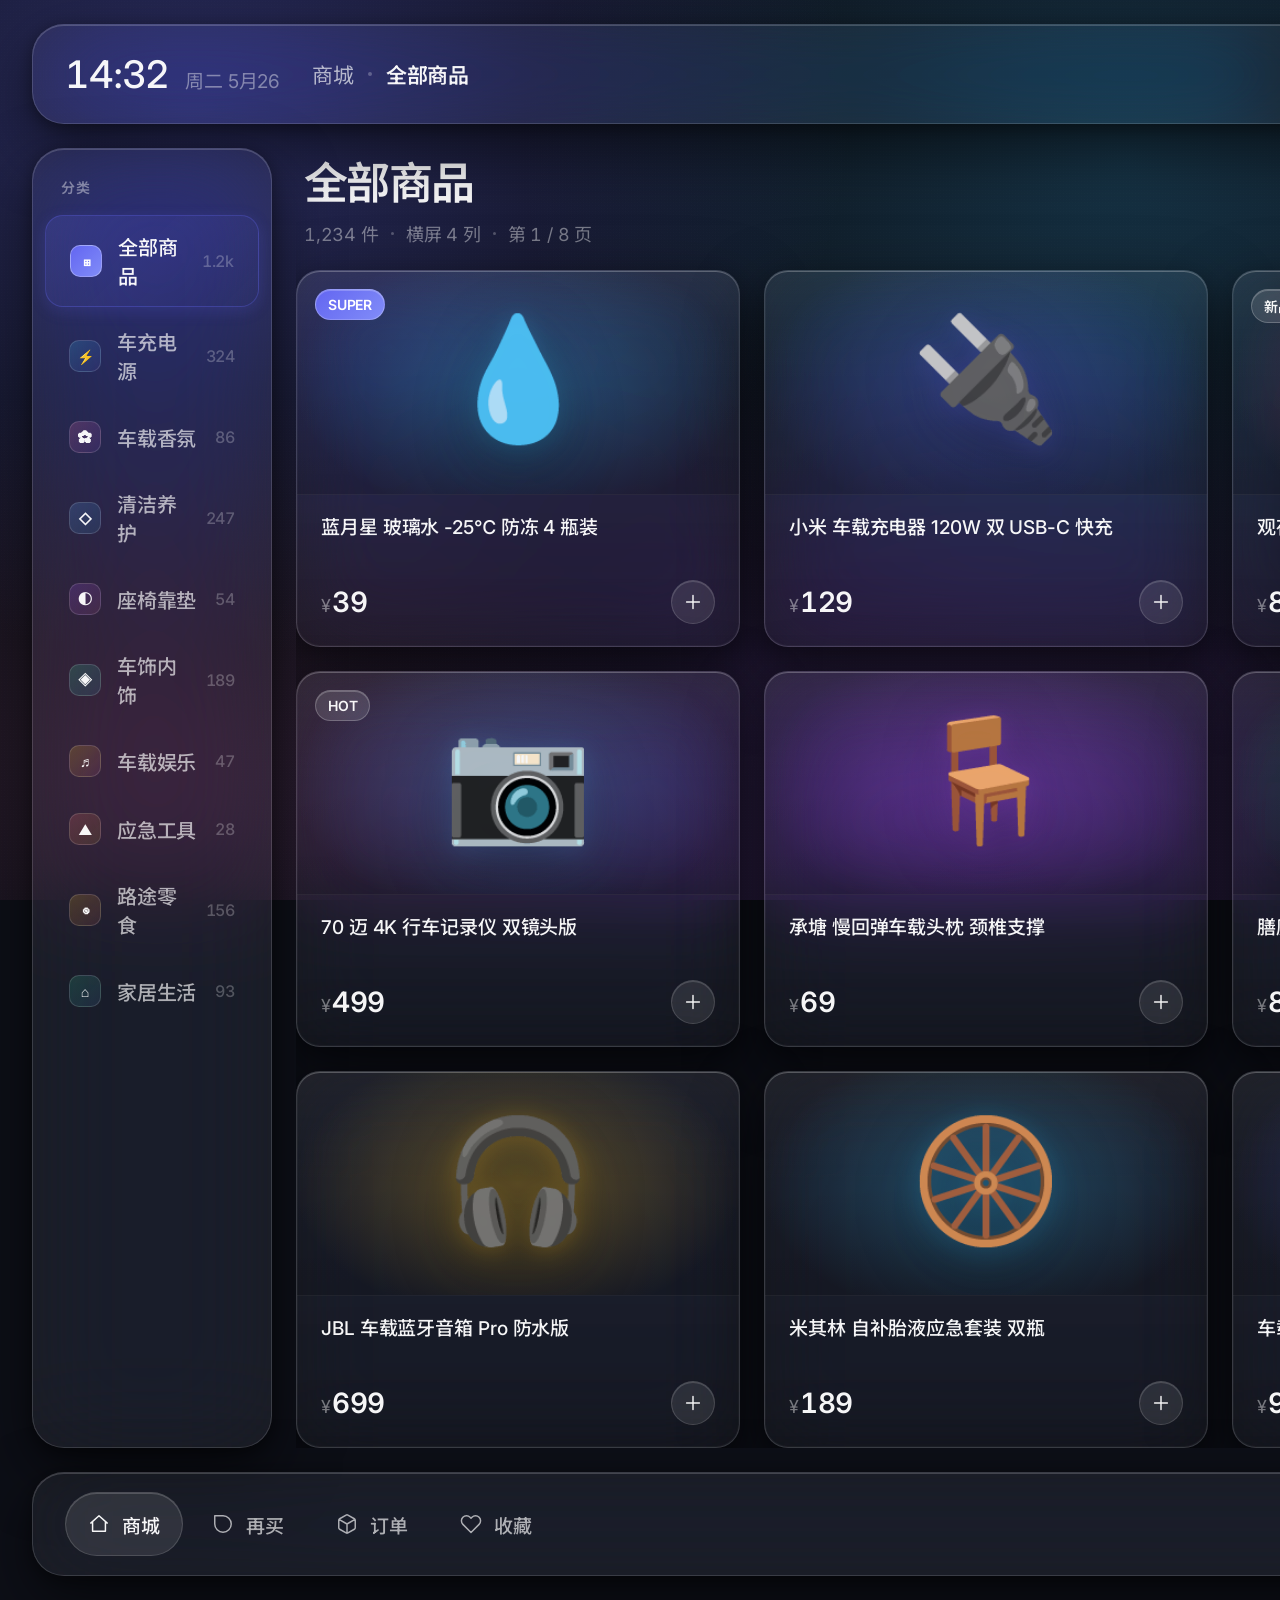
<file: mockups/home.html>
<!doctype html>
<html lang="zh-CN">
<head>
<meta charset="utf-8" />
<title>商城 · 车机商城 (2560×1600)</title>
<meta name="viewport" content="width=2560">
<link rel="preconnect" href="https://fonts.googleapis.com">
<link rel="preconnect" href="https://fonts.gstatic.com" crossorigin>
<link href="https://fonts.googleapis.com/css2?family=Inter:wght@300;400;500;600;700&family=SF+Pro+Display:wght@300;400;500;600;700&family=Noto+Sans+SC:wght@300;400;500;600;700&display=swap" rel="stylesheet">
<style>
  /* ════════════════════════════════════════════════════════
     Vision OS · Spatial Glass Design System
     ════════════════════════════════════════════════════════ */
  :root {
    /* base canvas */
    --bg-base: #0d0f17;
    --bg-deep: #0a0c14;
    /* glass */
    --glass-bg: rgba(255, 255, 255, 0.06);
    --glass-bg-strong: rgba(255, 255, 255, 0.10);
    --glass-bg-subtle: rgba(255, 255, 255, 0.03);
    --glass-border: rgba(255, 255, 255, 0.14);
    --glass-border-strong: rgba(255, 255, 255, 0.22);
    --glass-highlight: rgba(255, 255, 255, 0.22);
    /* text */
    --text-1: rgba(255, 255, 255, 0.96);
    --text-2: rgba(255, 255, 255, 0.65);
    --text-3: rgba(255, 255, 255, 0.42);
    --text-4: rgba(255, 255, 255, 0.25);
    /* accent */
    --accent: #6366f1;
    --accent-hi: #818cf8;
    --accent-glow: rgba(99, 102, 241, 0.45);
    /* radius */
    --r-xs: 12px;
    --r-sm: 18px;
    --r-md: 24px;
    --r-lg: 32px;
    --r-xl: 40px;
    --r-full: 9999px;
    /* shadow */
    --sh-card: 0 32px 80px rgba(0, 0, 0, 0.45),
               0 8px 24px rgba(0, 0, 0, 0.30),
               inset 0 1px 0 rgba(255, 255, 255, 0.22),
               inset 0 0 0 1px rgba(255, 255, 255, 0.04);
    --sh-floating: 0 24px 64px rgba(0, 0, 0, 0.55),
                   0 4px 16px rgba(0, 0, 0, 0.35),
                   inset 0 1px 0 rgba(255, 255, 255, 0.18);
  }

  * { box-sizing: border-box; }
  body {
    margin: 0; overflow: hidden;
    font-family: "SF Pro Display", "Inter", "Noto Sans SC", -apple-system, BlinkMacSystemFont, system-ui, sans-serif;
    background: var(--bg-base);
    color: var(--text-1);
    -webkit-font-smoothing: antialiased;
    text-rendering: optimizeLegibility;
    letter-spacing: -0.011em;
  }
  html, body { width: 2560px; height: 1600px; }

  /* ════════ Ambient lighting (the magic) ════════ */
  .ambient {
    position: fixed; inset: 0;
    pointer-events: none;
    background:
      radial-gradient(ellipse 1200px 1000px at 15% 12%, rgba(99, 102, 241, 0.32), transparent 55%),
      radial-gradient(ellipse 1100px 900px at 88% 18%, rgba(56, 189, 248, 0.20), transparent 55%),
      radial-gradient(ellipse 1400px 1000px at 75% 95%, rgba(168, 85, 247, 0.22), transparent 55%),
      radial-gradient(ellipse 900px 700px at 12% 85%, rgba(244, 114, 182, 0.12), transparent 55%),
      var(--bg-base);
    z-index: 0;
  }
  .ambient::after {
    content: ""; position: absolute; inset: 0;
    background-image:
      radial-gradient(circle at 50% 50%, rgba(255, 255, 255, 0.018) 1px, transparent 1px);
    background-size: 3px 3px;
    opacity: 0.5;
  }

  /* ════════ Shell · floating zones with margins ════════ */
  .shell {
    position: relative; z-index: 1;
    width: 2560px; height: 1600px;
    display: grid;
    grid-template-columns: 240px 1fr 360px;
    grid-template-rows: 100px 1fr 104px;
    grid-template-areas:
      "top top top"
      "rail main side"
      "dock dock dock";
    gap: 24px;
    padding: 24px 32px;
  }

  /* SVG icon base */
  .ic { width: 22px; height: 22px; stroke: currentColor; fill: none;
        stroke-width: 1.6; stroke-linecap: round; stroke-linejoin: round; flex-shrink: 0; }
  .ic-md { width: 26px; height: 26px; stroke-width: 1.5; }
  .ic-lg { width: 32px; height: 32px; stroke-width: 1.4; }

  /* ════════ Top status bar — floating glass pill ════════ */
  .top {
    grid-area: top;
    display: grid; grid-template-columns: auto 1fr auto auto auto auto auto;
    align-items: center;
    gap: 32px;
    padding: 0 32px;
    background: var(--glass-bg);
    backdrop-filter: blur(48px) saturate(180%);
    -webkit-backdrop-filter: blur(48px) saturate(180%);
    border: 1px solid var(--glass-border);
    border-radius: var(--r-lg);
    box-shadow: var(--sh-floating);
  }
  .top-time {
    display: flex; align-items: baseline; gap: 16px;
  }
  .top-time .h {
    font-size: 38px; font-weight: 500; letter-spacing: -0.03em;
    font-variant-numeric: tabular-nums;
    color: var(--text-1);
  }
  .top-time .d {
    font-size: 19px; color: var(--text-3); font-weight: 400;
  }
  .top-title {
    display: flex; align-items: center; gap: 14px;
    color: var(--text-2); font-size: 21px;
    font-weight: 400;
  }
  .top-title strong { color: var(--text-1); font-weight: 600; letter-spacing: -0.01em; }
  .top-title .sep { width: 4px; height: 4px; border-radius: 50%; background: var(--text-4); }

  .stat-pill {
    display: inline-flex; align-items: center; gap: 10px;
    height: 56px; padding: 0 18px;
    background: var(--glass-bg-subtle);
    border: 1px solid var(--glass-border);
    border-radius: var(--r-full);
    color: var(--text-2); font-size: 18px;
    font-variant-numeric: tabular-nums;
  }
  .stat-pill .ic { color: var(--text-3); }
  .stat-pill strong { color: var(--text-1); font-weight: 600; }

  .icon-btn {
    width: 56px; height: 56px;
    display: grid; place-items: center;
    border-radius: var(--r-full);
    background: var(--glass-bg-subtle);
    border: 1px solid var(--glass-border);
    color: var(--text-2);
    cursor: pointer;
    transition: all 0.25s cubic-bezier(0.32, 0.72, 0, 1);
  }
  .icon-btn:active {
    background: var(--accent);
    border-color: var(--accent-hi);
    color: #fff;
    box-shadow: 0 0 0 6px var(--accent-glow);
  }
  .avatar {
    width: 56px; height: 56px;
    border-radius: var(--r-full);
    background:
      radial-gradient(circle at 30% 30%, #f0e6ff, #a78bfa 60%, #6366f1);
    color: #1a1330;
    display: grid; place-items: center;
    font-size: 21px; font-weight: 700;
    letter-spacing: -0.02em;
    box-shadow: inset 0 -2px 4px rgba(0,0,0,0.18), 0 4px 12px rgba(99, 102, 241, 0.4);
  }

  /* ════════ Left rail — floating glass column ════════ */
  .rail {
    grid-area: rail;
    background: var(--glass-bg);
    backdrop-filter: blur(48px) saturate(180%);
    -webkit-backdrop-filter: blur(48px) saturate(180%);
    border: 1px solid var(--glass-border);
    border-radius: var(--r-lg);
    box-shadow: var(--sh-floating);
    padding: 28px 0 16px;
    overflow: hidden;
    position: relative;
  }
  .rail-label {
    padding: 0 28px 18px;
    color: var(--text-3); font-size: 14px;
    font-weight: 600; letter-spacing: 0.10em; text-transform: uppercase;
  }
  .rail-item {
    display: grid; grid-template-columns: 32px 1fr auto;
    align-items: center;
    gap: 16px;
    padding: 16px 24px;
    margin: 0 12px 4px;
    color: var(--text-2);
    font-size: 20px; font-weight: 500;
    cursor: pointer;
    border-radius: var(--r-sm);
    position: relative;
    transition: all 0.2s ease;
  }
  .rail-item:active { background: var(--glass-bg-subtle); }
  .rail-item .ic-cat {
    width: 32px; height: 32px;
    border-radius: 10px;
    background: linear-gradient(135deg, var(--c1, rgba(99,102,241,0.18)), var(--c2, rgba(168,85,247,0.10)));
    border: 1px solid var(--glass-border);
    display: grid; place-items: center;
    color: var(--text-1); font-size: 14px; font-weight: 700;
    font-family: "Inter", sans-serif;
  }
  .rail-item .count {
    color: var(--text-4);
    font-family: "Inter", monospace;
    font-size: 16px; font-weight: 500;
    font-variant-numeric: tabular-nums;
  }
  .rail-item.active {
    background: linear-gradient(135deg, rgba(99,102,241,0.20), rgba(99,102,241,0.05));
    color: var(--text-1);
    border: 1px solid rgba(99,102,241,0.30);
    box-shadow: 0 4px 16px rgba(99,102,241,0.18);
  }
  .rail-item.active .ic-cat {
    background: linear-gradient(135deg, var(--accent), var(--accent-hi));
    color: #fff;
    border-color: rgba(255,255,255,0.3);
  }

  /* ════════ Main · floating product grid ════════ */
  .main {
    grid-area: main;
    overflow: hidden;
    display: grid; grid-template-rows: auto 1fr;
    gap: 24px;
  }
  .main-head {
    display: grid; grid-template-columns: 1fr auto; align-items: end;
    padding: 0 8px;
  }
  .main-title {
    font-size: 44px; font-weight: 600; letter-spacing: -0.035em;
    color: var(--text-1);
  }
  .main-sub {
    color: var(--text-3); font-size: 18px; margin-top: 8px;
    font-variant-numeric: tabular-nums;
    display: flex; align-items: center; gap: 12px;
  }
  .main-sub .dot { width: 3px; height: 3px; border-radius: 50%; background: var(--text-4); }
  .sort {
    display: flex; gap: 0;
    background: var(--glass-bg);
    backdrop-filter: blur(40px) saturate(180%);
    -webkit-backdrop-filter: blur(40px) saturate(180%);
    border: 1px solid var(--glass-border);
    border-radius: var(--r-full);
    padding: 6px;
    box-shadow: var(--sh-floating);
  }
  .sort button {
    background: transparent; border: 0;
    padding: 12px 22px;
    color: var(--text-2); font-size: 18px; font-weight: 500;
    border-radius: var(--r-full); cursor: pointer;
    font-family: inherit;
    transition: all 0.2s ease;
  }
  .sort button.active {
    background: var(--glass-bg-strong);
    color: var(--text-1);
    border: 1px solid var(--glass-border);
    box-shadow: inset 0 1px 0 rgba(255,255,255,0.18);
  }

  .grid {
    display: grid;
    grid-template-columns: repeat(4, 1fr);
    grid-template-rows: repeat(3, 1fr);
    gap: 24px;
  }

  /* Product card — true glass with depth */
  .card {
    background: var(--glass-bg);
    backdrop-filter: blur(40px) saturate(180%);
    -webkit-backdrop-filter: blur(40px) saturate(180%);
    border: 1px solid var(--glass-border);
    border-radius: var(--r-md);
    overflow: hidden;
    display: grid; grid-template-rows: 1fr auto;
    cursor: pointer;
    box-shadow: var(--sh-card);
    transition: transform 0.3s cubic-bezier(0.32, 0.72, 0, 1),
                border-color 0.2s ease;
  }
  .card:active {
    transform: translateY(-2px);
    border-color: var(--glass-border-strong);
  }

  .card-stage {
    position: relative; overflow: hidden;
    display: grid; place-items: center;
    background:
      radial-gradient(ellipse 320px 200px at 50% 50%, var(--glow, rgba(99,102,241,0.20)), transparent 70%);
  }
  .card-stage::before {
    content: ""; position: absolute; inset: 0;
    background: linear-gradient(180deg, rgba(255,255,255,0.04), transparent 50%, rgba(0,0,0,0.15));
    pointer-events: none;
  }
  .product {
    font-size: 120px; line-height: 1;
    filter: drop-shadow(0 16px 32px rgba(0,0,0,0.4)) drop-shadow(0 4px 12px var(--glow, rgba(99,102,241,0.30)));
    transform: translateY(-4%);
    transition: transform 0.4s cubic-bezier(0.32, 0.72, 0, 1);
  }
  .card:active .product { transform: translateY(-8%) scale(1.04); }

  .badge {
    position: absolute; top: 18px; left: 18px;
    padding: 6px 12px;
    background: var(--glass-bg-strong);
    backdrop-filter: blur(20px) saturate(180%);
    -webkit-backdrop-filter: blur(20px) saturate(180%);
    border: 1px solid var(--glass-border-strong);
    border-radius: var(--r-full);
    color: var(--text-1); font-size: 14px; font-weight: 600;
    box-shadow: inset 0 1px 0 rgba(255,255,255,0.22);
  }
  .badge.accent {
    background: linear-gradient(135deg, var(--accent), var(--accent-hi));
    border-color: rgba(255,255,255,0.25);
    color: #fff;
  }

  .card-body {
    padding: 20px 24px 22px;
    background: linear-gradient(180deg, transparent, rgba(0,0,0,0.18));
    border-top: 1px solid rgba(255,255,255,0.06);
  }
  .card-title {
    color: var(--text-1); font-size: 19px; font-weight: 500;
    line-height: 1.35; letter-spacing: -0.005em;
    margin-bottom: 14px;
    display: -webkit-box; -webkit-line-clamp: 2; -webkit-box-orient: vertical;
    overflow: hidden;
    min-height: 51px;
  }
  .card-meta { display: flex; justify-content: space-between; align-items: center; }
  .card-price {
    font-family: "SF Pro Display", "Inter", sans-serif;
    font-size: 28px; font-weight: 600;
    color: var(--text-1);
    letter-spacing: -0.025em;
    font-variant-numeric: tabular-nums;
  }
  .card-price .sym { color: var(--text-3); font-size: 18px; font-weight: 400; margin-right: 2px; }
  .card-add {
    width: 44px; height: 44px;
    background: var(--glass-bg-strong);
    border: 1px solid var(--glass-border);
    border-radius: var(--r-full);
    display: grid; place-items: center;
    color: var(--text-1);
    cursor: pointer;
    box-shadow: inset 0 1px 0 rgba(255,255,255,0.16);
    transition: all 0.2s ease;
  }
  .card-add:active {
    background: var(--accent); border-color: var(--accent-hi); color: #fff;
    box-shadow: 0 0 0 6px var(--accent-glow), inset 0 1px 0 rgba(255,255,255,0.30);
  }

  /* ════════ Right side · stacked glass blocks ════════ */
  .side {
    grid-area: side;
    display: grid; grid-template-rows: auto auto auto auto;
    gap: 20px;
    overflow: hidden;
  }
  .panel {
    background: var(--glass-bg);
    backdrop-filter: blur(48px) saturate(180%);
    -webkit-backdrop-filter: blur(48px) saturate(180%);
    border: 1px solid var(--glass-border);
    border-radius: var(--r-md);
    padding: 24px;
    box-shadow: var(--sh-card);
  }
  .panel-label {
    color: var(--text-3); font-size: 13px;
    font-weight: 600; letter-spacing: 0.10em; text-transform: uppercase;
    margin-bottom: 14px;
    display: flex; align-items: center; gap: 8px;
  }
  .panel-label .ic { width: 16px; height: 16px; stroke-width: 1.6; }

  /* Location panel */
  .loc-name {
    font-size: 24px; font-weight: 600; color: var(--text-1);
    letter-spacing: -0.02em;
  }
  .loc-sub { color: var(--text-2); font-size: 17px; margin-top: 4px; }
  .loc-map {
    margin-top: 16px;
    height: 96px; border-radius: var(--r-sm);
    background:
      radial-gradient(circle at 50% 50%, rgba(99,102,241,0.35) 0, transparent 14px),
      linear-gradient(135deg, rgba(99,102,241,0.10), rgba(56,189,248,0.05)),
      var(--bg-deep);
    border: 1px solid var(--glass-border);
    position: relative;
    overflow: hidden;
    box-shadow: inset 0 1px 0 rgba(255,255,255,0.06);
  }
  .loc-map::before {
    content: ""; position: absolute; inset: 0;
    background-image:
      linear-gradient(rgba(255,255,255,0.05) 1px, transparent 1px),
      linear-gradient(90deg, rgba(255,255,255,0.05) 1px, transparent 1px);
    background-size: 24px 24px;
  }
  .loc-map::after {
    content: ""; position: absolute;
    top: 50%; left: 50%; transform: translate(-50%, -50%);
    width: 14px; height: 14px;
    background: var(--accent-hi); border-radius: 50%;
    box-shadow: 0 0 0 5px rgba(129,140,248,0.30), 0 0 24px var(--accent);
  }

  /* Vehicle panel */
  .v-grid { display: grid; grid-template-columns: repeat(2, 1fr); gap: 16px; }
  .v-stat { padding: 8px 0; }
  .v-stat .l {
    color: var(--text-3); font-size: 14px; margin-bottom: 6px;
    font-weight: 500; letter-spacing: 0.02em;
  }
  .v-stat .v {
    color: var(--text-1); font-family: "SF Pro Display", "Inter", sans-serif;
    font-size: 32px; font-weight: 500; letter-spacing: -0.03em;
    font-variant-numeric: tabular-nums;
  }
  .v-stat .v .u { color: var(--text-3); font-size: 18px; font-weight: 400; margin-left: 3px; }

  /* Cart panel */
  .cart-row {
    display: flex; justify-content: space-between; align-items: baseline;
    margin-bottom: 18px;
  }
  .cart-row .l { color: var(--text-2); font-size: 17px; }
  .cart-row .v {
    color: var(--text-1); font-family: "SF Pro Display", "Inter", sans-serif;
    font-size: 30px; font-weight: 600;
    letter-spacing: -0.025em;
    font-variant-numeric: tabular-nums;
  }
  .cart-row .v .sym { color: var(--text-3); font-size: 18px; font-weight: 400; margin-right: 2px; }
  .cart-btn {
    width: 100%; height: 64px;
    background: linear-gradient(135deg, var(--accent), var(--accent-hi));
    color: #fff; border: 1px solid rgba(255,255,255,0.25);
    border-radius: var(--r-sm);
    font-size: 20px; font-weight: 600;
    cursor: pointer;
    font-family: inherit;
    box-shadow: 0 12px 32px rgba(99,102,241,0.40), inset 0 1px 0 rgba(255,255,255,0.30);
    display: flex; align-items: center; justify-content: center; gap: 10px;
    letter-spacing: -0.01em;
  }
  .cart-btn-secondary {
    background: var(--glass-bg-subtle); color: var(--text-1);
    border: 1px solid var(--glass-border);
    box-shadow: inset 0 1px 0 rgba(255,255,255,0.10);
    margin-top: 10px; height: 52px; font-size: 18px;
  }

  /* Pickup panel */
  .pickup {
    display: grid; grid-template-columns: 1fr auto; gap: 16px; align-items: center;
  }
  .pickup-name { color: var(--text-1); font-size: 19px; font-weight: 500; }
  .pickup-meta {
    color: var(--text-2); font-size: 15px; margin-top: 4px;
    font-variant-numeric: tabular-nums;
    display: flex; align-items: center; gap: 8px;
  }
  .pickup-meta .dot { width: 3px; height: 3px; border-radius: 50%; background: var(--text-4); }
  .pickup-status {
    display: inline-flex; align-items: center; gap: 6px;
    color: #34d399; font-weight: 600;
  }
  .pickup-status::before {
    content: ""; width: 8px; height: 8px; border-radius: 50%;
    background: #34d399; box-shadow: 0 0 12px rgba(52,211,153,0.7);
  }
  .pickup-arrow {
    width: 44px; height: 44px;
    background: var(--glass-bg-subtle);
    border: 1px solid var(--glass-border);
    border-radius: var(--r-full);
    display: grid; place-items: center;
    color: var(--text-2);
  }

  /* ════════ Dock · floating glass bar at bottom ════════ */
  .dock {
    grid-area: dock;
    display: grid; grid-template-columns: auto 1fr auto;
    align-items: center;
    gap: 32px;
    padding: 0 32px;
    background: var(--glass-bg);
    backdrop-filter: blur(48px) saturate(180%);
    -webkit-backdrop-filter: blur(48px) saturate(180%);
    border: 1px solid var(--glass-border);
    border-radius: var(--r-lg);
    box-shadow: var(--sh-floating);
  }
  .dock-tabs { display: flex; gap: 6px; }
  .dock-tab {
    display: flex; align-items: center; gap: 12px;
    padding: 14px 22px;
    height: 64px;
    color: var(--text-2);
    background: transparent; border: 1px solid transparent;
    border-radius: var(--r-full);
    cursor: pointer;
    font-size: 19px; font-weight: 500;
    font-family: inherit;
    transition: all 0.25s cubic-bezier(0.32, 0.72, 0, 1);
  }
  .dock-tab:active { color: var(--text-1); background: var(--glass-bg-subtle); }
  .dock-tab.active {
    color: var(--text-1);
    background: var(--glass-bg-strong);
    border-color: var(--glass-border);
    box-shadow: inset 0 1px 0 rgba(255,255,255,0.18);
  }

  .mic-wrap { display: flex; justify-content: center; }
  .mic {
    width: 76px; height: 76px;
    border-radius: 50%;
    background:
      radial-gradient(circle at 30% 30%, rgba(255,255,255,0.25), transparent 50%),
      linear-gradient(135deg, var(--accent), var(--accent-hi));
    border: 1px solid rgba(255,255,255,0.25);
    color: #fff;
    display: grid; place-items: center;
    cursor: pointer;
    box-shadow: 0 16px 40px var(--accent-glow), inset 0 2px 4px rgba(255,255,255,0.30), 0 0 0 8px rgba(99,102,241,0.10);
    transition: transform 0.3s ease, box-shadow 0.3s ease;
  }
  .mic:active { transform: scale(0.96); }
  .mic .ic { width: 30px; height: 30px; stroke-width: 1.8; }

  .dock-right { display: flex; gap: 12px; align-items: center; }
  .dock-back {
    display: inline-flex; align-items: center; gap: 10px;
    color: var(--text-2); font-size: 18px; font-weight: 500;
    padding: 14px 20px;
    background: var(--glass-bg-subtle);
    border: 1px solid var(--glass-border);
    border-radius: var(--r-full);
    text-decoration: none;
    cursor: pointer;
    transition: all 0.2s ease;
  }
  .dock-back:active { color: var(--text-1); background: var(--glass-bg); }
</style>
</head>
<body>

<div class="ambient"></div>

<div class="shell">

  <!-- ════════ TOP ════════ -->
  <header class="top">
    <div class="top-time">
      <span class="h">14:32</span>
      <span class="d">周二 5月26</span>
    </div>

    <div class="top-title">
      商城<span class="sep"></span><strong>全部商品</strong>
    </div>

    <div class="stat-pill">
      <svg class="ic" viewBox="0 0 24 24"><path d="M4 12h12M4 12l4-4M4 12l4 4M16 6h2a2 2 0 0 1 2 2v8a2 2 0 0 1-2 2h-2"/></svg>
      <strong>380</strong>km
    </div>

    <div class="stat-pill">
      <svg class="ic" viewBox="0 0 24 24"><circle cx="12" cy="12" r="3"/><path d="M12 3v2M12 19v2M3 12h2M19 12h2M5.6 5.6l1.4 1.4M17 17l1.4 1.4M5.6 18.4l1.4-1.4M17 7l1.4-1.4"/></svg>
      <strong>22°</strong><span style="color:var(--text-4)">/</span><strong>23°</strong>
    </div>

    <button class="icon-btn" title="语音">
      <svg class="ic-md" viewBox="0 0 24 24"><rect x="9" y="3" width="6" height="12" rx="3"/><path d="M5 11a7 7 0 0 0 14 0M12 18v3"/></svg>
    </button>

    <button class="icon-btn" title="通知">
      <svg class="ic-md" viewBox="0 0 24 24"><path d="M18 8a6 6 0 1 0-12 0c0 7-3 9-3 9h18s-3-2-3-9M13.7 21a2 2 0 0 1-3.4 0"/></svg>
    </button>

    <div class="avatar">戴</div>
  </header>

  <!-- ════════ LEFT RAIL ════════ -->
  <aside class="rail">
    <div class="rail-label">分类</div>

    <div class="rail-item active" style="--c1: rgba(99,102,241,0.30); --c2: rgba(168,85,247,0.18)">
      <div class="ic-cat">⊞</div>
      <span>全部商品</span>
      <span class="count">1.2k</span>
    </div>
    <div class="rail-item" style="--c1: rgba(56,189,248,0.20); --c2: rgba(99,102,241,0.10)">
      <div class="ic-cat">⚡</div>
      <span>车充电源</span>
      <span class="count">324</span>
    </div>
    <div class="rail-item" style="--c1: rgba(244,114,182,0.20); --c2: rgba(168,85,247,0.10)">
      <div class="ic-cat">✿</div>
      <span>车载香氛</span>
      <span class="count">86</span>
    </div>
    <div class="rail-item" style="--c1: rgba(96,165,250,0.20); --c2: rgba(56,189,248,0.10)">
      <div class="ic-cat">◇</div>
      <span>清洁养护</span>
      <span class="count">247</span>
    </div>
    <div class="rail-item" style="--c1: rgba(168,85,247,0.20); --c2: rgba(244,114,182,0.10)">
      <div class="ic-cat">◐</div>
      <span>座椅靠垫</span>
      <span class="count">54</span>
    </div>
    <div class="rail-item" style="--c1: rgba(52,211,153,0.20); --c2: rgba(56,189,248,0.10)">
      <div class="ic-cat">◈</div>
      <span>车饰内饰</span>
      <span class="count">189</span>
    </div>
    <div class="rail-item" style="--c1: rgba(251,191,36,0.20); --c2: rgba(244,114,182,0.10)">
      <div class="ic-cat">♬</div>
      <span>车载娱乐</span>
      <span class="count">47</span>
    </div>
    <div class="rail-item" style="--c1: rgba(248,113,113,0.20); --c2: rgba(251,191,36,0.10)">
      <div class="ic-cat">▲</div>
      <span>应急工具</span>
      <span class="count">28</span>
    </div>
    <div class="rail-item" style="--c1: rgba(251,191,36,0.18); --c2: rgba(248,113,113,0.10)">
      <div class="ic-cat">◉</div>
      <span>路途零食</span>
      <span class="count">156</span>
    </div>
    <div class="rail-item" style="--c1: rgba(52,211,153,0.18); --c2: rgba(96,165,250,0.10)">
      <div class="ic-cat">⌂</div>
      <span>家居生活</span>
      <span class="count">93</span>
    </div>
  </aside>

  <!-- ════════ MAIN ════════ -->
  <main class="main">
    <div class="main-head">
      <div>
        <div class="main-title">全部商品</div>
        <div class="main-sub">
          <span>1,234 件</span><span class="dot"></span>
          <span>横屏 4 列</span><span class="dot"></span>
          <span>第 1 / 8 页</span>
        </div>
      </div>
      <div class="sort">
        <button class="active">综合</button>
        <button>销量</button>
        <button>价格</button>
        <button>新品</button>
      </div>
    </div>

    <div class="grid">
      <div class="card" style="--glow: rgba(56,189,248,0.30)">
        <div class="card-stage">
          <span class="badge accent">SUPER</span>
          <span class="product">💧</span>
        </div>
        <div class="card-body">
          <div class="card-title">蓝月星 玻璃水 -25℃ 防冻 4 瓶装</div>
          <div class="card-meta">
            <span class="card-price"><span class="sym">¥</span>39</span>
            <button class="card-add"><svg class="ic" viewBox="0 0 24 24"><path d="M12 5v14M5 12h14"/></svg></button>
          </div>
        </div>
      </div>

      <div class="card" style="--glow: rgba(99,102,241,0.30)">
        <div class="card-stage">
          <span class="product">🔌</span>
        </div>
        <div class="card-body">
          <div class="card-title">小米 车载充电器 120W 双 USB-C 快充</div>
          <div class="card-meta">
            <span class="card-price"><span class="sym">¥</span>129</span>
            <button class="card-add"><svg class="ic" viewBox="0 0 24 24"><path d="M12 5v14M5 12h14"/></svg></button>
          </div>
        </div>
      </div>

      <div class="card" style="--glow: rgba(244,114,182,0.30)">
        <div class="card-stage">
          <span class="badge">新品</span>
          <span class="product">🌸</span>
        </div>
        <div class="card-body">
          <div class="card-title">观夜 车载固体香氛 柏木调 60 天</div>
          <div class="card-meta">
            <span class="card-price"><span class="sym">¥</span>89</span>
            <button class="card-add"><svg class="ic" viewBox="0 0 24 24"><path d="M12 5v14M5 12h14"/></svg></button>
          </div>
        </div>
      </div>

      <div class="card" style="--glow: rgba(168,85,247,0.30)">
        <div class="card-stage">
          <span class="product">🌀</span>
        </div>
        <div class="card-body">
          <div class="card-title">追觅 车载无线吸尘器 Pro 18000Pa</div>
          <div class="card-meta">
            <span class="card-price"><span class="sym">¥</span>299</span>
            <button class="card-add"><svg class="ic" viewBox="0 0 24 24"><path d="M12 5v14M5 12h14"/></svg></button>
          </div>
        </div>
      </div>

      <div class="card" style="--glow: rgba(96,165,250,0.30)">
        <div class="card-stage">
          <span class="badge">HOT</span>
          <span class="product">📷</span>
        </div>
        <div class="card-body">
          <div class="card-title">70 迈 4K 行车记录仪 双镜头版</div>
          <div class="card-meta">
            <span class="card-price"><span class="sym">¥</span>499</span>
            <button class="card-add"><svg class="ic" viewBox="0 0 24 24"><path d="M12 5v14M5 12h14"/></svg></button>
          </div>
        </div>
      </div>

      <div class="card" style="--glow: rgba(168,85,247,0.30)">
        <div class="card-stage">
          <span class="product">🪑</span>
        </div>
        <div class="card-body">
          <div class="card-title">承塘 慢回弹车载头枕 颈椎支撑</div>
          <div class="card-meta">
            <span class="card-price"><span class="sym">¥</span>69</span>
            <button class="card-add"><svg class="ic" viewBox="0 0 24 24"><path d="M12 5v14M5 12h14"/></svg></button>
          </div>
        </div>
      </div>

      <div class="card" style="--glow: rgba(52,211,153,0.30)">
        <div class="card-stage">
          <span class="product">🥤</span>
        </div>
        <div class="card-body">
          <div class="card-title">膳魔师 车载保温杯 350ml 12 小时</div>
          <div class="card-meta">
            <span class="card-price"><span class="sym">¥</span>89</span>
            <button class="card-add"><svg class="ic" viewBox="0 0 24 24"><path d="M12 5v14M5 12h14"/></svg></button>
          </div>
        </div>
      </div>

      <div class="card" style="--glow: rgba(248,113,113,0.30)">
        <div class="card-stage">
          <span class="badge">应急</span>
          <span class="product">🧯</span>
        </div>
        <div class="card-body">
          <div class="card-title">车载多功能安全锤 应急破窗器</div>
          <div class="card-meta">
            <span class="card-price"><span class="sym">¥</span>22</span>
            <button class="card-add"><svg class="ic" viewBox="0 0 24 24"><path d="M12 5v14M5 12h14"/></svg></button>
          </div>
        </div>
      </div>

      <div class="card" style="--glow: rgba(251,191,36,0.30)">
        <div class="card-stage">
          <span class="product">🎧</span>
        </div>
        <div class="card-body">
          <div class="card-title">JBL 车载蓝牙音箱 Pro 防水版</div>
          <div class="card-meta">
            <span class="card-price"><span class="sym">¥</span>699</span>
            <button class="card-add"><svg class="ic" viewBox="0 0 24 24"><path d="M12 5v14M5 12h14"/></svg></button>
          </div>
        </div>
      </div>

      <div class="card" style="--glow: rgba(56,189,248,0.30)">
        <div class="card-stage">
          <span class="product">🛞</span>
        </div>
        <div class="card-body">
          <div class="card-title">米其林 自补胎液应急套装 双瓶</div>
          <div class="card-meta">
            <span class="card-price"><span class="sym">¥</span>189</span>
            <button class="card-add"><svg class="ic" viewBox="0 0 24 24"><path d="M12 5v14M5 12h14"/></svg></button>
          </div>
        </div>
      </div>

      <div class="card" style="--glow: rgba(99,102,241,0.30)">
        <div class="card-stage">
          <span class="product">🧰</span>
        </div>
        <div class="card-body">
          <div class="card-title">车载折叠工具箱 12 件套</div>
          <div class="card-meta">
            <span class="card-price"><span class="sym">¥</span>99</span>
            <button class="card-add"><svg class="ic" viewBox="0 0 24 24"><path d="M12 5v14M5 12h14"/></svg></button>
          </div>
        </div>
      </div>

      <div class="card" style="--glow: rgba(251,191,36,0.30)">
        <div class="card-stage">
          <span class="badge">畅销</span>
          <span class="product">🍫</span>
        </div>
        <div class="card-body">
          <div class="card-title">士力架 车载能量条 24 支补充</div>
          <div class="card-meta">
            <span class="card-price"><span class="sym">¥</span>59</span>
            <button class="card-add"><svg class="ic" viewBox="0 0 24 24"><path d="M12 5v14M5 12h14"/></svg></button>
          </div>
        </div>
      </div>
    </div>
  </main>

  <!-- ════════ RIGHT SIDE ════════ -->
  <aside class="side">

    <div class="panel">
      <div class="panel-label">
        <svg class="ic" viewBox="0 0 24 24"><path d="M12 21s-7-7-7-12a7 7 0 0 1 14 0c0 5-7 12-7 12z"/><circle cx="12" cy="9" r="2.5"/></svg>
        当前位置
      </div>
      <div class="loc-name">P2-15 停车场</div>
      <div class="loc-sub">北京 · 海淀区中关村</div>
      <div class="loc-map"></div>
    </div>

    <div class="panel">
      <div class="panel-label">
        <svg class="ic" viewBox="0 0 24 24"><path d="M14 7l-5 10M14 7H8l-1 5h5l-1 5h6l1-5h-5l1-5z"/></svg>
        车辆
      </div>
      <div class="v-grid">
        <div class="v-stat"><div class="l">续航</div><div class="v">380<span class="u">km</span></div></div>
        <div class="v-stat"><div class="l">电量</div><div class="v">78<span class="u">%</span></div></div>
        <div class="v-stat"><div class="l">主驾</div><div class="v">22<span class="u">°</span></div></div>
        <div class="v-stat"><div class="l">副驾</div><div class="v">23<span class="u">°</span></div></div>
      </div>
    </div>

    <div class="panel">
      <div class="panel-label">
        <svg class="ic" viewBox="0 0 24 24"><circle cx="9" cy="20" r="1.5"/><circle cx="17" cy="20" r="1.5"/><path d="M3 4h2l3 13h12l2-8H6"/></svg>
        购物车
      </div>
      <div class="cart-row">
        <span class="l">3 件商品</span>
        <span class="v"><span class="sym">¥</span>267</span>
      </div>
      <button class="cart-btn">
        去结算
        <svg class="ic" viewBox="0 0 24 24"><path d="M5 12h14M13 6l6 6-6 6"/></svg>
      </button>
      <button class="cart-btn cart-btn-secondary">查看明细</button>
    </div>

    <div class="panel">
      <div class="panel-label">
        <svg class="ic" viewBox="0 0 24 24"><path d="M21 16V8a2 2 0 0 0-1-1.73l-7-4a2 2 0 0 0-2 0l-7 4A2 2 0 0 0 3 8v8a2 2 0 0 0 1 1.73l7 4a2 2 0 0 0 2 0l7-4A2 2 0 0 0 21 16z"/></svg>
        附近自提
      </div>
      <div class="pickup">
        <div>
          <div class="pickup-name">三里屯·便利店</div>
          <div class="pickup-meta">
            <span>150m</span><span class="dot"></span>
            <span class="pickup-status">营业中</span>
          </div>
        </div>
        <div class="pickup-arrow">
          <svg class="ic" viewBox="0 0 24 24"><path d="M9 6l6 6-6 6"/></svg>
        </div>
      </div>
    </div>

  </aside>

  <!-- ════════ DOCK ════════ -->
  <nav class="dock">
    <div class="dock-tabs">
      <button class="dock-tab active">
        <svg class="ic" viewBox="0 0 24 24"><path d="M3 11l9-8 9 8M5 10v10h14V10"/></svg>
        商城
      </button>
      <button class="dock-tab">
        <svg class="ic" viewBox="0 0 24 24"><path d="M3 12a9 9 0 1 0 9-9M3 12V3h9"/></svg>
        再买
      </button>
      <button class="dock-tab">
        <svg class="ic" viewBox="0 0 24 24"><path d="M21 16V8a2 2 0 0 0-1-1.73l-7-4a2 2 0 0 0-2 0l-7 4A2 2 0 0 0 3 8v8a2 2 0 0 0 1 1.73l7 4a2 2 0 0 0 2 0l7-4A2 2 0 0 0 21 16zM3.27 6.96L12 12.01l8.73-5.05M12 22.08V12"/></svg>
        订单
      </button>
      <button class="dock-tab">
        <svg class="ic" viewBox="0 0 24 24"><path d="M20.84 4.61a5.5 5.5 0 0 0-7.78 0L12 5.67l-1.06-1.06a5.5 5.5 0 0 0-7.78 7.78L12 21.23l8.84-8.84a5.5 5.5 0 0 0 0-7.78z"/></svg>
        收藏
      </button>
    </div>

    <div class="mic-wrap">
      <button class="mic" title="语音助手">
        <svg class="ic" viewBox="0 0 24 24"><rect x="9" y="3" width="6" height="12" rx="3"/><path d="M5 11a7 7 0 0 0 14 0M12 18v3"/></svg>
      </button>
    </div>

    <div class="dock-right">
      <a class="dock-back" href="ivi-home.html">
        <svg class="ic" viewBox="0 0 24 24"><path d="M15 18l-6-6 6-6"/></svg>
        返回车机
      </a>
    </div>
  </nav>

</div>

</body>
</html>
</file>
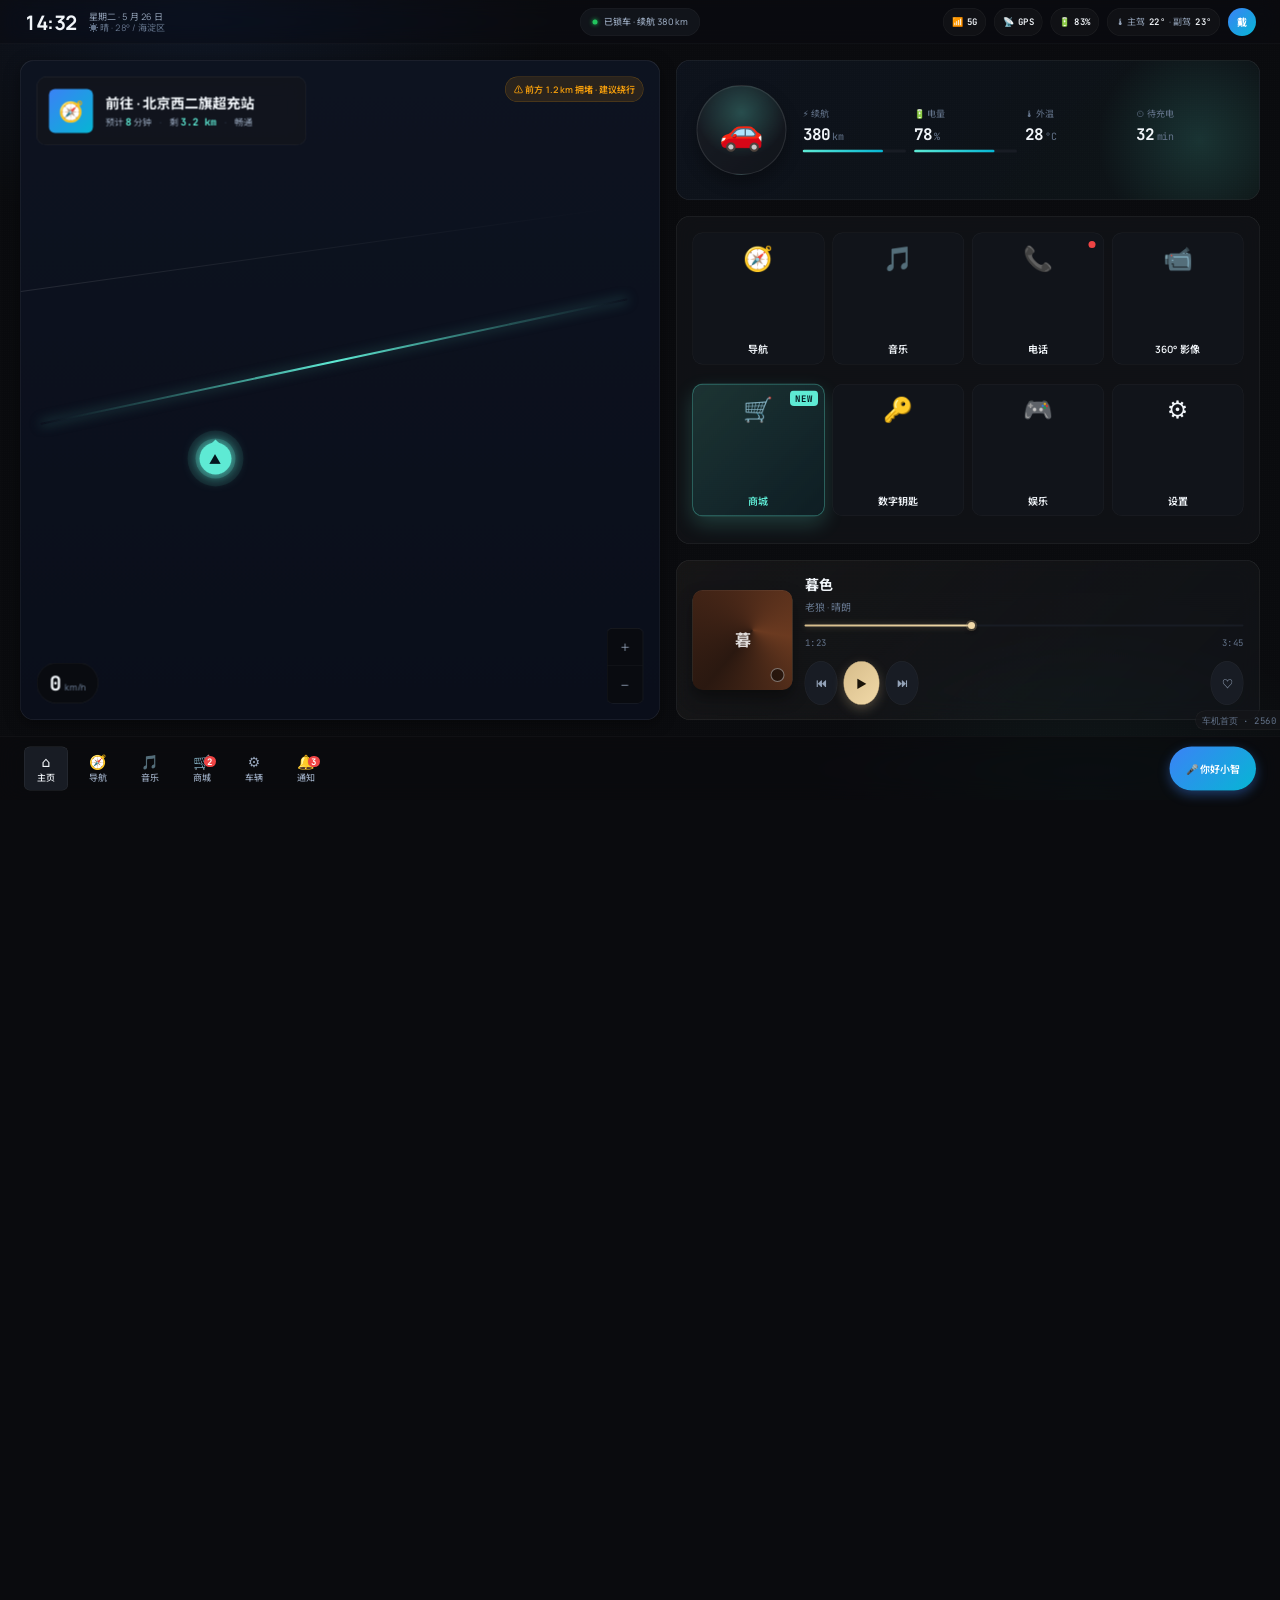
<file: mockups/ivi-home.html>
<!doctype html>
<html lang="zh-CN" data-theme="dark" data-mode="parked">
<head>
<meta charset="utf-8" />
<title>车机首页 · 智能座舱 (2560×1600)</title>
<meta name="viewport" content="width=2560">
<link rel="preconnect" href="https://fonts.googleapis.com">
<link rel="preconnect" href="https://fonts.gstatic.com" crossorigin>
<link href="https://fonts.googleapis.com/css2?family=Outfit:wght@400;500;600;700;800&family=Manrope:wght@400;500;600;700&family=JetBrains+Mono:wght@400;500;700&family=Noto+Sans+SC:wght@400;500;600;700&display=swap" rel="stylesheet">
<link rel="stylesheet" href="styles/tokens.css">
<link rel="stylesheet" href="styles/base.css">
<link rel="stylesheet" href="styles/components.css">
<style>
  /* ─── IVI Shell (2560×1600) ─── */
  body { overflow-x: auto; }
  .ivi-shell {
    width: 2560px; min-height: 1600px;
    display: grid; grid-template-rows: 88px 1fr 128px;
    background:
      radial-gradient(ellipse 1200px 800px at 15% 0%, rgba(59, 130, 246, 0.10), transparent 60%),
      radial-gradient(ellipse 900px 600px at 85% 100%, rgba(94, 234, 212, 0.06), transparent 60%),
      var(--color-bg-0);
    position: relative;
  }
  /* subtle noise overlay */
  .ivi-shell::before {
    content: ""; position: absolute; inset: 0; pointer-events: none;
    background-image:
      radial-gradient(circle at 25% 30%, rgba(255,255,255,0.012) 1px, transparent 1px),
      radial-gradient(circle at 75% 70%, rgba(255,255,255,0.008) 1px, transparent 1px);
    background-size: 4px 4px, 6px 6px;
    opacity: 0.7;
  }

  /* ─── Status Bar (88px) ─── */
  .status-bar {
    display: grid; grid-template-columns: 1fr auto 1fr; align-items: center;
    padding: 0 48px;
    background: rgba(10, 11, 14, 0.5);
    backdrop-filter: blur(20px) saturate(180%);
    -webkit-backdrop-filter: blur(20px) saturate(180%);
    border-bottom: 1px solid var(--color-border-subtle);
    position: relative; z-index: 2;
  }
  .sb-left { display: flex; align-items: center; gap: var(--space-5); }
  .sb-time {
    font-family: var(--font-display);
    font-size: var(--font-2xl); font-weight: var(--weight-bold);
    letter-spacing: -0.04em; font-variant-numeric: tabular-nums;
    color: var(--color-text-primary);
  }
  .sb-meta { display: flex; flex-direction: column; gap: 2px; line-height: 1.1; }
  .sb-meta .date { color: var(--color-text-secondary); font-size: var(--font-xs); }
  .sb-meta .weather { display: flex; align-items: center; gap: 6px; color: var(--color-text-muted); font-size: var(--font-xs); }
  .sb-vehicle-tag {
    display: inline-flex; align-items: center; gap: var(--space-3);
    height: 56px; padding: 0 var(--space-5);
    background: var(--color-bg-1);
    border: 1px solid var(--color-border-subtle);
    border-radius: var(--radius-pill);
    color: var(--color-text-secondary);
    font-size: var(--font-xs); font-weight: var(--weight-medium);
  }
  .sb-vehicle-tag .dot { width: 10px; height: 10px; border-radius: 50%; background: var(--color-success); box-shadow: 0 0 8px var(--color-success); }
  .sb-right { display: flex; gap: var(--space-4); align-items: center; justify-content: flex-end; }
  .sb-chip {
    display: inline-flex; align-items: center; gap: var(--space-2);
    height: 56px; padding: 0 var(--space-4);
    background: rgba(255, 255, 255, 0.03);
    border: 1px solid var(--color-border-subtle);
    border-radius: var(--radius-pill);
    color: var(--color-text-secondary); font-size: var(--font-xs);
  }
  .sb-chip strong { color: var(--color-text-primary); font-weight: var(--weight-semibold); font-family: var(--font-mono); font-variant-numeric: tabular-nums; }
  .sb-avatar { width: 56px; height: 56px; border-radius: 50%; background: linear-gradient(135deg, var(--color-brand-500), var(--color-accent)); display: grid; place-items: center; color: #fff; font-weight: var(--weight-bold); }

  /* ─── Main Grid ─── */
  .ivi-main {
    display: grid; grid-template-columns: 1280px 1fr; gap: 32px;
    padding: 32px 40px;
    position: relative; z-index: 1;
  }

  /* ─── Map Widget ─── */
  .map-widget {
    border-radius: var(--radius-xl);
    position: relative; overflow: hidden;
    background:
      linear-gradient(180deg, #0d1320 0%, #0a0e1a 100%),
      var(--color-bg-1);
    border: 1px solid var(--color-border-default);
    box-shadow: var(--shadow-glass);
  }
  /* fake map: grid lines + roads */
  .map-canvas {
    position: absolute; inset: 0;
    background-image:
      linear-gradient(rgba(255,255,255,0.02) 1px, transparent 1px),
      linear-gradient(90deg, rgba(255,255,255,0.02) 1px, transparent 1px);
    background-size: 80px 80px;
  }
  .map-canvas::before {
    content: ""; position: absolute;
    width: 1200px; height: 4px;
    background: linear-gradient(90deg, transparent, rgba(94, 234, 212, 0.30) 20%, var(--color-mint) 50%, rgba(94, 234, 212, 0.30) 80%, transparent);
    top: 55%; left: 40px;
    transform: rotate(-12deg); transform-origin: left center;
    border-radius: 2px;
    box-shadow: 0 0 24px rgba(94, 234, 212, 0.50);
  }
  .map-canvas::after {
    content: ""; position: absolute;
    width: 1200px; height: 2px;
    background: linear-gradient(90deg, rgba(255,255,255,0.10), rgba(255,255,255,0.05), transparent);
    top: 35%; left: 0;
    transform: rotate(-8deg); transform-origin: left center;
    border-radius: 2px;
  }
  /* current vehicle marker */
  .vehicle-marker {
    position: absolute; top: 58%; left: 28%;
    width: 64px; height: 64px;
    border-radius: 50%;
    background: var(--color-mint);
    box-shadow: 0 0 0 8px rgba(94, 234, 212, 0.20), 0 0 0 24px rgba(94, 234, 212, 0.08), 0 0 32px var(--color-mint);
    display: grid; place-items: center;
    color: #03171f; font-size: 24px; font-weight: 700;
  }
  .vehicle-marker::after {
    content: ""; position: absolute; bottom: 100%; left: 50%; transform: translateX(-50%);
    border: 12px solid transparent; border-bottom-color: var(--color-mint);
    margin-bottom: -6px;
  }
  /* Map overlays */
  .map-nav-card {
    position: absolute; top: 32px; left: 32px;
    width: 540px; padding: var(--space-5);
    background: rgba(20, 22, 26, 0.75);
    backdrop-filter: blur(24px) saturate(180%);
    -webkit-backdrop-filter: blur(24px) saturate(180%);
    border: 1px solid var(--color-border-default);
    border-radius: var(--radius-lg);
    display: grid; grid-template-columns: 88px 1fr; gap: var(--space-5); align-items: center;
  }
  .map-nav-card .ic {
    width: 88px; height: 88px;
    border-radius: var(--radius-md);
    background: linear-gradient(135deg, var(--color-brand-500), var(--color-accent));
    display: grid; place-items: center; color: #fff; font-size: 40px;
  }
  .map-nav-card .info { display: flex; flex-direction: column; gap: 4px; }
  .map-nav-card .dest { font-size: var(--font-lg); font-weight: var(--weight-bold); color: var(--color-text-primary); }
  .map-nav-card .stats { display: flex; gap: var(--space-4); align-items: center; color: var(--color-text-secondary); font-size: var(--font-xs); }
  .map-nav-card .stats strong { color: var(--color-mint); font-family: var(--font-mono); font-size: var(--font-sm); font-variant-numeric: tabular-nums; }
  .map-nav-card .stats .sep { color: var(--color-text-disabled); }

  .map-traffic-card {
    position: absolute; top: 32px; right: 32px;
    padding: var(--space-3) var(--space-4);
    background: rgba(245, 158, 11, 0.12);
    border: 1px solid rgba(245, 158, 11, 0.30);
    border-radius: var(--radius-pill);
    color: var(--color-warn);
    font-size: var(--font-xs); font-weight: var(--weight-semibold);
    display: inline-flex; align-items: center; gap: var(--space-2);
  }

  .map-speed-pill {
    position: absolute; bottom: 32px; left: 32px;
    display: inline-flex; align-items: baseline; gap: var(--space-2);
    padding: var(--space-3) var(--space-5);
    background: rgba(10, 11, 14, 0.75);
    backdrop-filter: blur(16px);
    -webkit-backdrop-filter: blur(16px);
    border: 1px solid var(--color-border-default);
    border-radius: var(--radius-pill);
    color: var(--color-text-primary);
  }
  .map-speed-pill .v { font-family: var(--font-mono); font-size: var(--font-2xl); font-weight: var(--weight-bold); font-variant-numeric: tabular-nums; letter-spacing: -0.02em; }
  .map-speed-pill .u { color: var(--color-text-muted); font-size: var(--font-xs); font-weight: var(--weight-medium); }

  .map-zoom {
    position: absolute; bottom: 32px; right: 32px;
    display: flex; flex-direction: column; gap: 2px;
    background: rgba(10, 11, 14, 0.75);
    backdrop-filter: blur(16px);
    -webkit-backdrop-filter: blur(16px);
    border: 1px solid var(--color-border-default);
    border-radius: var(--radius-md);
    overflow: hidden;
  }
  .map-zoom button {
    width: 72px; height: 72px;
    background: transparent; border: 0;
    color: var(--color-text-secondary);
    font-size: 32px; font-weight: 300;
    cursor: pointer;
    transition: all var(--duration-fast) var(--ease-out);
  }
  .map-zoom button:hover { background: var(--color-bg-2); color: var(--color-text-primary); }
  .map-zoom .sep { height: 1px; background: var(--color-border-subtle); }

  /* ─── Right Pane ─── */
  .right-pane { display: grid; grid-template-rows: 280px 1fr 320px; gap: 32px; }

  /* ─── Vehicle Hero ─── */
  .vehicle-hero {
    padding: 32px 40px;
    background: linear-gradient(135deg, rgba(59, 130, 246, 0.06), rgba(94, 234, 212, 0.04));
    border: 1px solid var(--color-border-default);
    border-radius: var(--radius-xl);
    display: grid; grid-template-columns: auto 1fr; gap: var(--space-6); align-items: center;
    position: relative; overflow: hidden;
  }
  .vehicle-hero::before {
    content: ""; position: absolute; right: -120px; top: -80px;
    width: 480px; height: 480px;
    background: radial-gradient(circle, rgba(94, 234, 212, 0.15), transparent 60%);
    pointer-events: none;
  }
  .car-illustration {
    width: 180px; height: 180px;
    border-radius: 50%;
    background:
      radial-gradient(circle at 50% 30%, rgba(94, 234, 212, 0.25), transparent 60%),
      linear-gradient(135deg, var(--color-bg-2), var(--color-bg-1));
    border: 2px solid var(--color-border-default);
    display: grid; place-items: center;
    font-size: 72px;
    box-shadow: 0 16px 32px rgba(0,0,0,0.3), inset 0 1px 0 rgba(255,255,255,0.06);
    position: relative; z-index: 1;
  }
  .vehicle-stats { display: grid; grid-template-columns: repeat(4, 1fr); gap: var(--space-4); position: relative; z-index: 1; }
  .v-stat-label { color: var(--color-text-muted); font-size: var(--font-xs); margin-bottom: 6px; display: flex; align-items: center; gap: 4px; }
  .v-stat-value { color: var(--color-text-primary); font-family: var(--font-mono); font-size: var(--font-xl); font-weight: var(--weight-bold); letter-spacing: -0.02em; font-variant-numeric: tabular-nums; }
  .v-stat-value .unit { color: var(--color-text-muted); font-size: var(--font-sm); font-weight: var(--weight-regular); margin-left: 4px; }
  .v-stat-bar { margin-top: var(--space-2); height: 6px; background: var(--color-bg-2); border-radius: var(--radius-pill); overflow: hidden; }
  .v-stat-bar > span { display: block; height: 100%; background: linear-gradient(90deg, var(--color-mint), var(--color-accent)); border-radius: var(--radius-pill); }

  /* ─── Apps Grid ─── */
  .apps-grid {
    padding: 32px;
    border-radius: var(--radius-xl);
    border: 1px solid var(--color-border-default);
    background: var(--color-surface-glass);
    backdrop-filter: blur(24px) saturate(180%);
    -webkit-backdrop-filter: blur(24px) saturate(180%);
    display: grid; grid-template-columns: repeat(4, 1fr); gap: var(--space-4);
    grid-auto-rows: 1fr;
  }
  .app-tile {
    aspect-ratio: 1 / 1;
    background: var(--color-bg-1);
    border: 1px solid var(--color-border-subtle);
    border-radius: var(--radius-lg);
    display: grid; grid-template-rows: 1fr auto; padding: var(--space-4);
    cursor: pointer;
    transition: all var(--duration-base) var(--ease-out);
    position: relative;
    overflow: hidden;
    min-height: 88px;
  }
  .app-tile:hover { transform: translateY(-2px); border-color: var(--color-border-strong); background: var(--color-bg-2); }
  .app-tile .ic { display: grid; place-items: center; font-size: 48px; }
  .app-tile .label { font-size: var(--font-sm); font-weight: var(--weight-semibold); color: var(--color-text-primary); text-align: center; }
  .app-tile.featured {
    background: linear-gradient(135deg, rgba(94, 234, 212, 0.16), rgba(6, 182, 212, 0.08));
    border-color: rgba(94, 234, 212, 0.50);
    box-shadow: 0 0 0 1px rgba(94, 234, 212, 0.20), 0 16px 40px rgba(94, 234, 212, 0.20);
  }
  .app-tile.featured::after {
    content: "NEW"; position: absolute; top: 12px; right: 12px;
    padding: 4px 10px;
    background: var(--color-mint); color: #03171f;
    font-size: var(--font-xs); font-weight: var(--weight-bold);
    border-radius: var(--radius-sm);
    letter-spacing: 0.04em; font-family: var(--font-mono);
  }
  .app-tile.featured .label { color: var(--color-mint); }
  .app-tile .dot {
    position: absolute; top: 16px; right: 16px;
    width: 14px; height: 14px;
    border-radius: 50%; background: var(--color-error);
    box-shadow: 0 0 0 2px var(--color-bg-1);
  }

  /* ─── Music Card ─── */
  .music-card {
    padding: 28px 32px;
    border-radius: var(--radius-xl);
    border: 1px solid var(--color-border-default);
    background: linear-gradient(135deg, rgba(214, 188, 138, 0.06), rgba(20, 22, 26, 0.6));
    backdrop-filter: blur(24px) saturate(180%);
    -webkit-backdrop-filter: blur(24px) saturate(180%);
    display: grid; grid-template-columns: 200px 1fr; gap: var(--space-5); align-items: center;
    position: relative; overflow: hidden;
  }
  .album-art {
    width: 200px; height: 200px;
    border-radius: var(--radius-lg);
    background:
      conic-gradient(from 220deg at 60% 40%, #2a1810, #4a2818, #6b3a20, #2a1810),
      var(--color-gold);
    box-shadow: 0 16px 32px rgba(0,0,0,0.40), inset 0 1px 0 rgba(255,255,255,0.10);
    position: relative;
    display: grid; place-items: center;
    color: rgba(255,255,255,0.85);
    font-family: var(--font-display);
    font-weight: var(--weight-bold);
    font-size: var(--font-xl);
    letter-spacing: -0.04em;
  }
  .album-art::after {
    content: "";
    position: absolute; bottom: 16px; right: 16px;
    width: 28px; height: 28px;
    border-radius: 50%;
    background: rgba(0,0,0,0.5);
    border: 2px solid rgba(255,255,255,0.4);
  }
  .music-info { display: flex; flex-direction: column; gap: var(--space-3); }
  .music-track { font-size: var(--font-lg); font-weight: var(--weight-bold); color: var(--color-text-primary); }
  .music-artist { font-size: var(--font-sm); color: var(--color-text-muted); }
  .music-progress {
    height: 4px; background: var(--color-bg-2); border-radius: var(--radius-pill); position: relative; margin: var(--space-2) 0;
  }
  .music-progress::before {
    content: ""; position: absolute; left: 0; top: 0; height: 100%; width: 38%;
    background: linear-gradient(90deg, var(--color-gold), #f1d9a8);
    border-radius: var(--radius-pill);
    box-shadow: 0 0 12px rgba(214, 188, 138, 0.40);
  }
  .music-progress::after {
    content: ""; position: absolute; left: 38%; top: 50%;
    width: 14px; height: 14px; transform: translate(-50%, -50%);
    background: #f1d9a8; border-radius: 50%;
    box-shadow: 0 0 0 4px rgba(214, 188, 138, 0.25), 0 4px 8px rgba(0,0,0,0.4);
  }
  .music-time { display: flex; justify-content: space-between; color: var(--color-text-muted); font-family: var(--font-mono); font-size: var(--font-xs); font-variant-numeric: tabular-nums; }
  .music-controls { display: flex; gap: var(--space-3); align-items: center; margin-top: var(--space-3); }
  .music-controls .btn {
    width: 56px; height: 56px;
    border-radius: 50%;
    background: var(--color-bg-2);
    border: 1px solid var(--color-border-subtle);
    color: var(--color-text-secondary);
    display: grid; place-items: center;
    font-size: 22px;
    cursor: pointer;
  }
  .music-controls .btn.play {
    width: 72px; height: 72px;
    background: linear-gradient(135deg, var(--color-gold), #f1d9a8);
    color: #1a1308;
    border-color: var(--color-gold);
    box-shadow: 0 8px 24px rgba(214, 188, 138, 0.30);
  }

  /* ─── Dock ─── */
  .ivi-dock {
    display: grid; grid-template-columns: 1fr auto; gap: var(--space-6); align-items: center;
    padding: 0 48px;
    background: rgba(10, 11, 14, 0.7);
    backdrop-filter: blur(24px) saturate(180%);
    -webkit-backdrop-filter: blur(24px) saturate(180%);
    border-top: 1px solid var(--color-border-subtle);
    position: relative; z-index: 2;
  }
  .dock-row { display: flex; gap: var(--space-4); align-items: center; }
  .dock-btn {
    height: 88px; min-width: 88px; padding: 0 var(--space-4);
    border-radius: var(--radius-md);
    display: inline-flex; flex-direction: column; align-items: center; justify-content: center; gap: 4px;
    background: transparent; border: 0;
    color: var(--color-text-secondary);
    font-size: var(--font-xs); font-weight: var(--weight-medium);
    cursor: pointer;
    transition: all var(--duration-fast) var(--ease-out);
  }
  .dock-btn:hover { color: var(--color-text-primary); background: var(--color-bg-1); }
  .dock-btn.active { color: var(--color-text-primary); background: var(--color-bg-2); border: 1px solid var(--color-border-default); }
  .dock-btn .ic { font-size: 28px; line-height: 1; }
  .dock-btn .badge {
    position: absolute; margin-left: 32px; margin-top: -28px;
    min-width: 22px; height: 22px; padding: 0 6px;
    background: var(--color-error); color: #fff;
    border-radius: var(--radius-pill);
    font-size: var(--font-xs); font-weight: var(--weight-bold);
    display: grid; place-items: center; font-family: var(--font-mono);
  }
  .dock-cta {
    display: inline-flex; align-items: center; gap: var(--space-3);
    height: 88px; padding: 0 var(--space-6);
    background: linear-gradient(135deg, var(--color-brand-500), var(--color-accent));
    color: #fff;
    border-radius: var(--radius-pill);
    font-size: var(--font-sm); font-weight: var(--weight-semibold);
    box-shadow: 0 8px 24px rgba(59, 130, 246, 0.40);
    border: 0; cursor: pointer;
  }

  /* ─── Footer note ─── */
  .build-tag {
    position: fixed; bottom: 140px; left: 50%; transform: translateX(-50%);
    padding: 6px 12px;
    background: rgba(20, 22, 26, 0.8);
    border: 1px solid var(--color-border-subtle);
    border-radius: var(--radius-pill);
    color: var(--color-text-muted);
    font-size: var(--font-xs); font-family: var(--font-mono);
    pointer-events: none;
    z-index: 5;
  }
</style>
</head>
<body>

<div class="ivi-shell">

  <!-- ═══════════════ Status Bar ═══════════════ -->
  <div class="status-bar">
    <div class="sb-left">
      <div class="sb-time">14:32</div>
      <div class="sb-meta">
        <span class="date">星期二 · 5 月 26 日</span>
        <span class="weather">☀ 晴 · 28° / 海淀区</span>
      </div>
    </div>

    <div class="sb-vehicle-tag">
      <span class="dot"></span>
      <span>已锁车 · 续航 380 km</span>
    </div>

    <div class="sb-right">
      <span class="sb-chip">📶 <strong>5G</strong></span>
      <span class="sb-chip">📡 <strong>GPS</strong></span>
      <span class="sb-chip">🔋 <strong>83%</strong></span>
      <span class="sb-chip">🌡 主驾 <strong>22°</strong> · 副驾 <strong>23°</strong></span>
      <div class="sb-avatar">戴</div>
    </div>
  </div>

  <!-- ═══════════════ Main ═══════════════ -->
  <div class="ivi-main">

    <!-- Map widget -->
    <div class="map-widget">
      <div class="map-canvas"></div>

      <div class="vehicle-marker">▲</div>

      <div class="map-nav-card">
        <div class="ic">🧭</div>
        <div class="info">
          <div class="dest">前往 · 北京西二旗超充站</div>
          <div class="stats">
            <span>预计 <strong>8</strong> 分钟</span>
            <span class="sep">·</span>
            <span>剩 <strong>3.2 km</strong></span>
            <span class="sep">·</span>
            <span>畅通</span>
          </div>
        </div>
      </div>

      <div class="map-traffic-card">⚠ 前方 1.2 km 拥堵 · 建议绕行</div>

      <div class="map-speed-pill">
        <span class="v">0</span><span class="u">km/h</span>
      </div>

      <div class="map-zoom">
        <button>+</button>
        <div class="sep"></div>
        <button>−</button>
      </div>
    </div>

    <!-- Right pane -->
    <div class="right-pane">

      <!-- Vehicle hero -->
      <div class="vehicle-hero">
        <div class="car-illustration">🚗</div>
        <div class="vehicle-stats">
          <div>
            <div class="v-stat-label">⚡ 续航</div>
            <div class="v-stat-value">380<span class="unit">km</span></div>
            <div class="v-stat-bar"><span style="width:78%"></span></div>
          </div>
          <div>
            <div class="v-stat-label">🔋 电量</div>
            <div class="v-stat-value">78<span class="unit">%</span></div>
            <div class="v-stat-bar"><span style="width:78%"></span></div>
          </div>
          <div>
            <div class="v-stat-label">🌡 外温</div>
            <div class="v-stat-value">28<span class="unit">°C</span></div>
          </div>
          <div>
            <div class="v-stat-label">⏲ 待充电</div>
            <div class="v-stat-value">32<span class="unit">min</span></div>
          </div>
        </div>
      </div>

      <!-- Apps grid -->
      <div class="apps-grid">
        <button class="app-tile">
          <div class="ic">🧭</div>
          <div class="label">导航</div>
        </button>
        <button class="app-tile">
          <div class="ic">🎵</div>
          <div class="label">音乐</div>
        </button>
        <button class="app-tile">
          <div class="ic">📞</div>
          <div class="label">电话</div>
          <span class="dot"></span>
        </button>
        <button class="app-tile">
          <div class="ic">📹</div>
          <div class="label">360° 影像</div>
        </button>

        <button class="app-tile featured" onclick="location.href='home.html'">
          <div class="ic">🛒</div>
          <div class="label">商城</div>
        </button>
        <button class="app-tile">
          <div class="ic">🔑</div>
          <div class="label">数字钥匙</div>
        </button>
        <button class="app-tile">
          <div class="ic">🎮</div>
          <div class="label">娱乐</div>
        </button>
        <button class="app-tile">
          <div class="ic">⚙</div>
          <div class="label">设置</div>
        </button>
      </div>

      <!-- Music card -->
      <div class="music-card">
        <div class="album-art">暮</div>
        <div class="music-info">
          <div class="music-track">暮色</div>
          <div class="music-artist">老狼 · 晴朗</div>
          <div class="music-progress"></div>
          <div class="music-time"><span>1:23</span><span>3:45</span></div>
          <div class="music-controls">
            <button class="btn">⏮</button>
            <button class="btn play">▶</button>
            <button class="btn">⏭</button>
            <button class="btn" style="margin-left:auto">♡</button>
          </div>
        </div>
      </div>

    </div>
  </div>

  <!-- ═══════════════ Dock ═══════════════ -->
  <div class="ivi-dock">
    <div class="dock-row">
      <button class="dock-btn active">
        <span class="ic">⌂</span>
        <span>主页</span>
      </button>
      <button class="dock-btn">
        <span class="ic">🧭</span>
        <span>导航</span>
      </button>
      <button class="dock-btn">
        <span class="ic">🎵</span>
        <span>音乐</span>
      </button>
      <button class="dock-btn" onclick="location.href='home.html'" style="position:relative">
        <span class="ic">🛒</span>
        <span>商城</span>
        <span class="badge">2</span>
      </button>
      <button class="dock-btn">
        <span class="ic">⚙</span>
        <span>车辆</span>
      </button>
      <button class="dock-btn" style="position:relative">
        <span class="ic">🔔</span>
        <span>通知</span>
        <span class="badge">3</span>
      </button>
    </div>

    <button class="dock-cta">
      🎤 你好小智
    </button>
  </div>

</div>

<div class="build-tag">车机首页 · 2560 × 1600 · 停车态</div>

<script src="styles/autofit.js"></script>
</body>
</html>
</file>
<file: mockups/styles/tokens.css>
/* ============================================================
   车机电商 · Design Tokens
   单一真相：与 docs/design/design-system.md §1 一致
   ============================================================ */

:root {
  /* ─── 颜色 / 中性 ─── */
  --color-bg-0: #0A0B0E;
  --color-bg-1: #11141A;
  --color-bg-2: #181C24;
  --color-bg-3: #21262D;
  --color-surface-glass: rgba(20, 22, 26, 0.60);
  --color-border-subtle: rgba(255, 255, 255, 0.06);
  --color-border-default: rgba(255, 255, 255, 0.10);
  --color-border-strong: rgba(255, 255, 255, 0.18);
  --color-text-primary: #F1F5F9;
  --color-text-secondary: #94A3B8;
  --color-text-muted: #64748B;
  --color-text-disabled: #475569;
  --color-text-inverse: #0A0B0E;

  /* ─── 颜色 / 品牌 + 强调 ─── */
  --color-brand-500: #3B82F6;
  --color-brand-400: #60A5FA;
  --color-brand-600: #2563EB;
  --color-accent: #06B6D4;
  --color-accent-glow: rgba(6, 182, 212, 0.20);
  --color-mint: #5EEAD4;
  --color-gold: #D6BC8A;

  /* ─── 颜色 / 语义 ─── */
  --color-success: #22C55E;
  --color-success-bg: rgba(34, 197, 94, 0.12);
  --color-warn: #F59E0B;
  --color-warn-bg: rgba(245, 158, 11, 0.12);
  --color-error: #EF4444;
  --color-error-bg: rgba(239, 68, 68, 0.12);
  --color-driving: #FB923C;
  --color-driving-bg: rgba(251, 146, 60, 0.12);

  /* ─── 字体族 ─── */
  --font-sans: "Manrope", "Noto Sans SC", "PingFang SC", "HarmonyOS Sans", system-ui, sans-serif;
  --font-display: "Outfit", "Noto Sans SC", system-ui, sans-serif;
  --font-mono: "JetBrains Mono", "SF Mono", Menlo, monospace;

  /* ─── 字号 / 行高 ─── */
  --font-xs: 18px;
  --font-sm: 20px;
  --font-base: 24px;
  --font-lg: 28px;
  --font-xl: 32px;
  --font-2xl: 40px;
  --font-3xl: 56px;
  --font-display: 72px;

  --leading-tight: 1.1;
  --leading-snug: 1.3;
  --leading-normal: 1.4;
  --leading-relaxed: 1.5;

  /* ─── 字重 ─── */
  --weight-regular: 400;
  --weight-medium: 500;
  --weight-semibold: 600;
  --weight-bold: 700;

  /* ─── 间距 ─── */
  --space-1: 4px;
  --space-2: 8px;
  --space-3: 12px;
  --space-4: 16px;
  --space-5: 24px;
  --space-6: 32px;
  --space-7: 48px;
  --space-8: 64px;
  --space-9: 96px;

  /* ─── 圆角 ─── */
  --radius-sm: 8px;
  --radius-md: 12px;
  --radius-lg: 20px;
  --radius-xl: 28px;
  --radius-2xl: 40px;
  --radius-pill: 9999px;

  /* ─── 阴影 / 高光 ─── */
  --shadow-glass: 0 8px 32px 0 rgba(0,0,0,0.40), inset 0 1px 0 rgba(255,255,255,0.06);
  --shadow-elev-1: 0 4px 16px 0 rgba(0,0,0,0.30);
  --shadow-elev-2: 0 12px 40px 0 rgba(0,0,0,0.50);
  --glow-brand: 0 0 0 4px rgba(59, 130, 246, 0.20);
  --glow-accent: 0 0 24px 0 rgba(6, 182, 212, 0.30);
  --glow-mint: 0 0 32px 0 rgba(94, 234, 212, 0.25);
  --glow-driving: 0 0 32px 0 rgba(251, 146, 60, 0.40);

  /* ─── 模糊 ─── */
  --blur-sm: 12px;
  --blur-md: 24px;
  --blur-lg: 32px;

  /* ─── 触控 ─── */
  --touch-min: 88px;
  --touch-comfortable: 96px;
  --touch-hero: 120px;
  --touch-spacing: 16px;

  /* ─── 动效 ─── */
  --duration-instant: 0ms;
  --duration-fast: 150ms;
  --duration-base: 240ms;
  --duration-slow: 400ms;
  --ease-out: cubic-bezier(0.16, 1, 0.3, 1);
  --ease-in: cubic-bezier(0.7, 0, 0.84, 0);
  --ease-spring: cubic-bezier(0.34, 1.56, 0.64, 1);

  /* ─── 栅格 ─── */
  --grid-margin: 32px;
  --grid-gutter: 24px;
  --rail-width: 240px;

  /* ─── Z-index ─── */
  --z-base: 0;
  --z-sticky: 10;
  --z-dropdown: 100;
  --z-overlay: 1000;
  --z-modal: 1100;
  --z-toast: 1200;
  --z-debug: 9999;
}

/* ─── 行车态覆盖 ─── */
[data-mode="driving"] {
  --font-xs: 20px;
  --font-sm: 24px;
  --font-base: 28px;
  --font-lg: 32px;
  --font-xl: 40px;
  --touch-min: 96px;
  --touch-comfortable: 120px;
  --duration-fast: 0ms;
  --duration-base: 0ms;
  --duration-slow: 0ms;
  --grid-margin: 64px;
}
</file>
<file: mockups/styles/base.css>
/* ============================================================
   Base · 全局基础样式
   ============================================================ */

/* Reset */
*, *::before, *::after { box-sizing: border-box; margin: 0; padding: 0; }
html, body { min-height: 100vh; }
body {
  font-family: var(--font-sans);
  font-size: var(--font-sm);
  font-weight: var(--weight-regular);
  line-height: var(--leading-normal);
  color: var(--color-text-primary);
  background: var(--color-bg-0);
  min-width: 1920px;       /* 车机基准宽 */
  -webkit-font-smoothing: antialiased;
  -moz-osx-font-smoothing: grayscale;
  text-rendering: optimizeLegibility;
  font-feature-settings: "tnum", "cv11";   /* 等宽数字 */
  overflow-x: auto;
  position: relative;
}

/* 全局背景：星空感渐变 + 极弱网格 */
body::before {
  content: "";
  position: fixed; inset: 0; z-index: -2;
  background:
    radial-gradient(ellipse 1200px 800px at 15% -10%, rgba(59, 130, 246, 0.12), transparent 50%),
    radial-gradient(ellipse 900px 600px at 110% 20%, rgba(6, 182, 212, 0.10), transparent 50%),
    radial-gradient(ellipse 700px 500px at 50% 110%, rgba(214, 188, 138, 0.06), transparent 50%),
    var(--color-bg-0);
  pointer-events: none;
}
body::after {
  content: "";
  position: fixed; inset: 0; z-index: -1;
  background-image:
    linear-gradient(rgba(255,255,255,0.015) 1px, transparent 1px),
    linear-gradient(90deg, rgba(255,255,255,0.015) 1px, transparent 1px);
  background-size: 48px 48px;
  pointer-events: none;
}

/* Typography */
h1, h2, h3, h4, h5 { font-family: var(--font-display); font-weight: var(--weight-semibold); letter-spacing: -0.02em; line-height: var(--leading-tight); }
h1 { font-size: var(--font-2xl); }
h2 { font-size: var(--font-xl); }
h3 { font-size: var(--font-lg); }
h4 { font-size: var(--font-base); }

a { color: inherit; text-decoration: none; }
button { font-family: inherit; cursor: pointer; border: 0; background: transparent; color: inherit; }
input, select, textarea { font-family: inherit; color: inherit; }

/* 数字等宽 */
.mono, .num { font-family: var(--font-mono); font-variant-numeric: tabular-nums; letter-spacing: -0.02em; }

/* Scrollbar (subtle) */
::-webkit-scrollbar { width: 10px; height: 10px; }
::-webkit-scrollbar-track { background: transparent; }
::-webkit-scrollbar-thumb { background: var(--color-border-strong); border-radius: var(--radius-pill); }
::-webkit-scrollbar-thumb:hover { background: var(--color-text-muted); }

/* Focus */
:focus-visible { outline: none; box-shadow: var(--glow-brand); }

/* Utility */
.sr-only { position: absolute; width: 1px; height: 1px; overflow: hidden; clip: rect(0,0,0,0); white-space: nowrap; }
.divider { height: 1px; background: var(--color-border-default); }
.vdivider { width: 1px; background: var(--color-border-default); align-self: stretch; }

/* 微噪点叠层（破塑料感） */
.noise::before {
  content: "";
  position: absolute; inset: 0;
  pointer-events: none;
  background-image: url("data:image/svg+xml,%3Csvg viewBox='0 0 200 200' xmlns='http://www.w3.org/2000/svg'%3E%3Cfilter id='n'%3E%3CfeTurbulence type='fractalNoise' baseFrequency='0.85' numOctaves='2' stitchTiles='stitch'/%3E%3CfeColorMatrix values='0 0 0 0 1 0 0 0 0 1 0 0 0 0 1 0 0 0 0.04 0'/%3E%3C/filter%3E%3Crect width='100%25' height='100%25' filter='url(%23n)'/%3E%3C/svg%3E");
  mix-blend-mode: overlay;
  opacity: 0.6;
}
</file>
<file: mockups/styles/components.css>
/* ============================================================
   Components · 组件样式
   ============================================================ */

/* ─── 液态玻璃面板 ─── */
.glass {
  background: var(--color-surface-glass);
  backdrop-filter: blur(var(--blur-md)) saturate(180%);
  -webkit-backdrop-filter: blur(var(--blur-md)) saturate(180%);
  border: 1px solid var(--color-border-default);
  border-radius: var(--radius-lg);
  box-shadow: var(--shadow-glass);
  position: relative;
}
.glass-sm { backdrop-filter: blur(var(--blur-sm)) saturate(160%); -webkit-backdrop-filter: blur(var(--blur-sm)) saturate(160%); }
.glass-lg { backdrop-filter: blur(var(--blur-lg)) saturate(200%); -webkit-backdrop-filter: blur(var(--blur-lg)) saturate(200%); }

/* ─── Shell ─── */
.shell { min-height: 100vh; display: grid; grid-template-rows: auto 1fr; }

/* ─── Top Bar ─── */
.topbar {
  position: sticky; top: 0; z-index: var(--z-sticky);
  height: 88px;
  display: grid; grid-template-columns: auto 1fr auto; align-items: center;
  gap: var(--space-6);
  padding: 0 var(--space-7);
  background: rgba(10, 11, 14, 0.65);
  backdrop-filter: blur(20px) saturate(180%);
  -webkit-backdrop-filter: blur(20px) saturate(180%);
  border-bottom: 1px solid var(--color-border-subtle);
}
.brand { display: flex; align-items: center; gap: var(--space-3); font-family: var(--font-display); font-weight: var(--weight-bold); font-size: var(--font-base); letter-spacing: -0.04em; }
.brand-mark {
  width: 44px; height: 44px; border-radius: var(--radius-md);
  background: linear-gradient(135deg, var(--color-accent), var(--color-brand-500));
  display: grid; place-items: center;
  color: #03171f; font-weight: var(--weight-bold);
  box-shadow: var(--glow-accent);
}
.topbar-nav { display: flex; gap: var(--space-2); align-items: center; }
.topbar-nav .nav-item {
  height: 56px; padding: 0 var(--space-5);
  display: inline-flex; align-items: center; gap: var(--space-2);
  border-radius: var(--radius-pill);
  color: var(--color-text-secondary);
  font-weight: var(--weight-medium); font-size: var(--font-sm);
  transition: all var(--duration-fast) var(--ease-out);
}
.topbar-nav .nav-item:hover { color: var(--color-text-primary); background: var(--color-bg-2); }
.topbar-nav .nav-item.active { color: var(--color-text-primary); background: var(--color-bg-3); }

.topbar-search {
  height: 56px; min-width: 480px;
  display: flex; align-items: center; gap: var(--space-3);
  padding: 0 var(--space-5);
  background: var(--color-bg-1);
  border: 1px solid var(--color-border-default);
  border-radius: var(--radius-pill);
  color: var(--color-text-muted);
  transition: all var(--duration-base) var(--ease-out);
}
.topbar-search:hover { border-color: var(--color-border-strong); }
.topbar-search input { flex: 1; background: transparent; border: 0; outline: none; font-size: var(--font-sm); }

.topbar-actions { display: flex; gap: var(--space-3); align-items: center; }

/* ─── Icon Button (≥88px) ─── */
.icon-btn {
  min-width: var(--touch-min); min-height: var(--touch-min);
  width: 88px; height: 88px;
  display: grid; place-items: center;
  border-radius: var(--radius-md);
  color: var(--color-text-secondary);
  position: relative;
  transition: all var(--duration-fast) var(--ease-out);
}
.icon-btn:hover { color: var(--color-text-primary); background: var(--color-bg-2); }
.icon-btn .badge {
  position: absolute; top: 18px; right: 18px;
  min-width: 24px; height: 24px; padding: 0 6px;
  background: var(--color-error);
  color: #fff;
  border-radius: var(--radius-pill);
  font-size: var(--font-xs); font-weight: var(--weight-bold);
  display: grid; place-items: center;
  font-family: var(--font-mono); font-variant-numeric: tabular-nums;
  box-shadow: 0 0 0 2px var(--color-bg-0);
}

/* ─── Mode Badge ─── */
.mode-badge {
  height: 56px; padding: 0 var(--space-5);
  display: inline-flex; align-items: center; gap: var(--space-3);
  background: linear-gradient(135deg, rgba(94, 234, 212, 0.10), rgba(6, 182, 212, 0.06));
  border: 1px solid rgba(94, 234, 212, 0.30);
  border-radius: var(--radius-pill);
  color: var(--color-mint);
  font-size: var(--font-xs);
  font-weight: var(--weight-medium);
}
.mode-badge.driving {
  background: linear-gradient(135deg, rgba(251, 146, 60, 0.15), rgba(251, 146, 60, 0.05));
  border-color: rgba(251, 146, 60, 0.40);
  color: var(--color-driving);
}
.mode-badge .dot {
  width: 10px; height: 10px; border-radius: 50%;
  background: currentColor;
  box-shadow: 0 0 12px currentColor;
  animation: pulse 2s var(--ease-out) infinite;
}
@keyframes pulse { 0%, 100% { opacity: 1; } 50% { opacity: 0.5; } }

/* ─── Main Layout ─── */
.main {
  display: grid;
  grid-template-columns: var(--rail-width) 1fr;
  min-height: calc(100vh - 88px);
}
.rail {
  padding: var(--space-6) var(--space-4);
  border-right: 1px solid var(--color-border-subtle);
  display: flex; flex-direction: column; gap: var(--space-2);
  position: sticky; top: 88px; height: calc(100vh - 88px); overflow-y: auto;
}
.rail-item {
  height: 88px; padding: 0 var(--space-4);
  display: flex; align-items: center; gap: var(--space-4);
  border-radius: var(--radius-md);
  color: var(--color-text-secondary);
  font-weight: var(--weight-medium); font-size: var(--font-sm);
  cursor: pointer;
  transition: all var(--duration-fast) var(--ease-out);
  position: relative;
}
.rail-item:hover { color: var(--color-text-primary); background: var(--color-bg-1); }
.rail-item.active {
  color: var(--color-text-primary);
  background: linear-gradient(90deg, rgba(6, 182, 212, 0.10), transparent);
}
.rail-item.active::before {
  content: ""; position: absolute; left: 0; top: 18px; bottom: 18px; width: 3px;
  background: var(--color-accent); border-radius: 0 3px 3px 0;
  box-shadow: 0 0 12px var(--color-accent);
}

.content { padding: var(--space-6) var(--space-7); display: flex; flex-direction: column; gap: var(--space-6); min-width: 0; }

/* ─── Section Header ─── */
.section-header { display: flex; align-items: baseline; justify-content: space-between; gap: var(--space-4); }
.section-title { font-size: var(--font-xl); font-weight: var(--weight-semibold); font-family: var(--font-display); letter-spacing: -0.02em; }
.section-subtitle { color: var(--color-text-muted); font-size: var(--font-xs); }
.section-more { color: var(--color-accent); font-weight: var(--weight-medium); font-size: var(--font-sm); display: inline-flex; align-items: center; gap: var(--space-1); }

/* ─── Button ─── */
.btn {
  min-height: var(--touch-min);
  padding: 0 var(--space-6);
  display: inline-flex; align-items: center; justify-content: center; gap: var(--space-3);
  border-radius: var(--radius-md);
  font-weight: var(--weight-semibold); font-size: var(--font-base);
  letter-spacing: -0.01em;
  transition: all var(--duration-fast) var(--ease-out);
  white-space: nowrap;
}
.btn-primary {
  background: linear-gradient(135deg, var(--color-accent), var(--color-brand-500));
  color: #03171f;
  box-shadow: var(--glow-accent);
}
.btn-primary:hover { transform: translateY(-2px); box-shadow: 0 0 32px 0 rgba(6, 182, 212, 0.40); }
.btn-secondary { background: var(--color-bg-2); color: var(--color-text-primary); border: 1px solid var(--color-border-default); }
.btn-secondary:hover { background: var(--color-bg-3); border-color: var(--color-border-strong); }
.btn-ghost { color: var(--color-text-secondary); }
.btn-ghost:hover { color: var(--color-text-primary); background: var(--color-bg-2); }
.btn-danger { background: var(--color-error-bg); color: var(--color-error); border: 1px solid rgba(239, 68, 68, 0.30); }
.btn-hero { min-height: var(--touch-hero); font-size: var(--font-lg); padding: 0 var(--space-7); border-radius: var(--radius-lg); }
.btn-driving { background: linear-gradient(135deg, var(--color-driving), #EA580C); color: #1A0A00; box-shadow: var(--glow-driving); }

/* ─── Card / Product ─── */
.card {
  background: var(--color-bg-2);
  border: 1px solid var(--color-border-subtle);
  border-radius: var(--radius-lg);
  overflow: hidden;
  transition: all var(--duration-base) var(--ease-out);
}
.card:hover { transform: translateY(-4px); border-color: var(--color-border-strong); box-shadow: var(--shadow-elev-1); }

.product {
  display: flex; flex-direction: column;
  background: var(--color-bg-2);
  border: 1px solid var(--color-border-subtle);
  border-radius: var(--radius-lg);
  overflow: hidden;
  transition: all var(--duration-base) var(--ease-out);
  cursor: pointer;
}
.product:hover { transform: translateY(-4px); border-color: var(--color-border-strong); box-shadow: var(--shadow-elev-1); }
.product-img {
  aspect-ratio: 4 / 3;
  display: grid; place-items: center;
  position: relative; overflow: hidden;
}
.product-img::after {
  content: ""; position: absolute; inset: 0;
  background-image:
    linear-gradient(rgba(255,255,255,0.02) 1px, transparent 1px),
    linear-gradient(90deg, rgba(255,255,255,0.02) 1px, transparent 1px);
  background-size: 24px 24px;
  pointer-events: none;
}
.product-img svg, .product-img .emoji { font-size: 80px; opacity: 0.85; filter: drop-shadow(0 8px 24px rgba(0,0,0,0.5)); }
.product-info { padding: var(--space-4); display: flex; flex-direction: column; gap: var(--space-3); }
.product-title { font-size: var(--font-sm); font-weight: var(--weight-medium); color: var(--color-text-primary); line-height: var(--leading-snug); display: -webkit-box; -webkit-line-clamp: 2; -webkit-box-orient: vertical; overflow: hidden; }
.product-meta { display: flex; align-items: center; gap: var(--space-3); color: var(--color-text-muted); font-size: var(--font-xs); }
.product-bottom { display: flex; align-items: center; justify-content: space-between; gap: var(--space-3); margin-top: var(--space-2); }

/* ─── Price Tag ─── */
.price { display: inline-flex; align-items: baseline; gap: var(--space-2); font-family: var(--font-mono); font-variant-numeric: tabular-nums; }
.price-symbol { color: var(--color-text-muted); font-size: var(--font-xs); }
.price-current { color: var(--color-text-primary); font-size: var(--font-lg); font-weight: var(--weight-bold); letter-spacing: -0.04em; }
.price-original { color: var(--color-text-muted); font-size: var(--font-xs); text-decoration: line-through; }
.price-hero .price-current { font-size: var(--font-3xl); color: var(--color-mint); }
.price-hero .price-symbol { font-size: var(--font-base); color: var(--color-mint); }

/* ─── Badge / Tag ─── */
.badge {
  display: inline-flex; align-items: center; gap: var(--space-1);
  height: 28px; padding: 0 var(--space-3);
  border-radius: var(--radius-sm);
  font-size: var(--font-xs); font-weight: var(--weight-medium);
  letter-spacing: 0.02em;
}
.badge-flash { background: linear-gradient(135deg, var(--color-error), #DC2626); color: #fff; }
.badge-new { background: var(--color-accent-glow); color: var(--color-mint); border: 1px solid rgba(94, 234, 212, 0.30); }
.badge-gold { background: rgba(214, 188, 138, 0.10); color: var(--color-gold); border: 1px solid rgba(214, 188, 138, 0.30); }
.badge-driving { background: var(--color-driving-bg); color: var(--color-driving); border: 1px solid rgba(251, 146, 60, 0.30); }
.badge-success { background: var(--color-success-bg); color: var(--color-success); border: 1px solid rgba(34, 197, 94, 0.30); }
.badge-info { background: rgba(59, 130, 246, 0.10); color: var(--color-brand-400); border: 1px solid rgba(59, 130, 246, 0.30); }

/* ─── Quick Add Pill ─── */
.quick-add {
  width: 56px; height: 56px;
  display: grid; place-items: center;
  background: var(--color-bg-3);
  border-radius: var(--radius-md);
  color: var(--color-mint);
  border: 1px solid var(--color-border-default);
  transition: all var(--duration-fast) var(--ease-out);
}
.quick-add:hover { background: rgba(94, 234, 212, 0.10); border-color: rgba(94, 234, 212, 0.40); transform: scale(1.05); box-shadow: var(--glow-mint); }

/* ─── Chip ─── */
.chip {
  display: inline-flex; align-items: center; gap: var(--space-2);
  min-height: 56px; padding: 0 var(--space-5);
  background: var(--color-bg-2);
  border: 1px solid var(--color-border-default);
  border-radius: var(--radius-pill);
  font-size: var(--font-xs); font-weight: var(--weight-medium);
  color: var(--color-text-secondary);
  cursor: pointer;
  transition: all var(--duration-fast) var(--ease-out);
}
.chip:hover { color: var(--color-text-primary); border-color: var(--color-border-strong); }
.chip.active { background: rgba(6, 182, 212, 0.10); border-color: rgba(6, 182, 212, 0.40); color: var(--color-mint); }

/* ─── Driving Banner ─── */
.driving-banner {
  height: 64px;
  display: flex; align-items: center; gap: var(--space-4);
  padding: 0 var(--space-7);
  background: linear-gradient(90deg, rgba(251, 146, 60, 0.20), rgba(251, 146, 60, 0.05));
  border-bottom: 1px solid rgba(251, 146, 60, 0.40);
  color: var(--color-driving);
  font-weight: var(--weight-medium);
  font-size: var(--font-xs);
}
.driving-banner .speed {
  margin-left: auto;
  font-family: var(--font-mono);
  font-variant-numeric: tabular-nums;
  font-size: var(--font-base);
  font-weight: var(--weight-bold);
  letter-spacing: -0.04em;
}

/* ─── Empty Image (used for products without photos) ─── */
.grad-1 { background: linear-gradient(135deg, #1e293b 0%, #0f172a 100%); }
.grad-2 { background: linear-gradient(135deg, #1f2937 0%, #111827 100%); }
.grad-3 { background: linear-gradient(135deg, #1c1917 0%, #0c0a09 100%); }
.grad-blue { background: linear-gradient(135deg, #1e3a8a 0%, #0c1e3a 100%); }
.grad-cyan { background: linear-gradient(135deg, #155e75 0%, #0a2e36 100%); }
.grad-amber { background: linear-gradient(135deg, #92400e 0%, #451a03 100%); }
.grad-rose { background: linear-gradient(135deg, #881337 0%, #3f0814 100%); }
.grad-emerald { background: linear-gradient(135deg, #065f46 0%, #022c22 100%); }

/* ─── Animations ─── */
@keyframes slide-up { from { opacity: 0; transform: translateY(16px); } to { opacity: 1; transform: translateY(0); } }
@keyframes fade-in { from { opacity: 0; } to { opacity: 1; } }
.animate-in { animation: slide-up var(--duration-slow) var(--ease-out) backwards; }
.animate-in[style*="--delay"] { animation-delay: var(--delay); }

/* utility */
.flex { display: flex; }
.flex-col { display: flex; flex-direction: column; }
.items-center { align-items: center; }
.justify-between { justify-content: space-between; }
.gap-2 { gap: var(--space-2); } .gap-3 { gap: var(--space-3); } .gap-4 { gap: var(--space-4); } .gap-5 { gap: var(--space-5); } .gap-6 { gap: var(--space-6); }
.mt-4 { margin-top: var(--space-4); } .mt-6 { margin-top: var(--space-6); }
.text-muted { color: var(--color-text-muted); }
.text-secondary { color: var(--color-text-secondary); }
.text-accent { color: var(--color-mint); }
</file>
